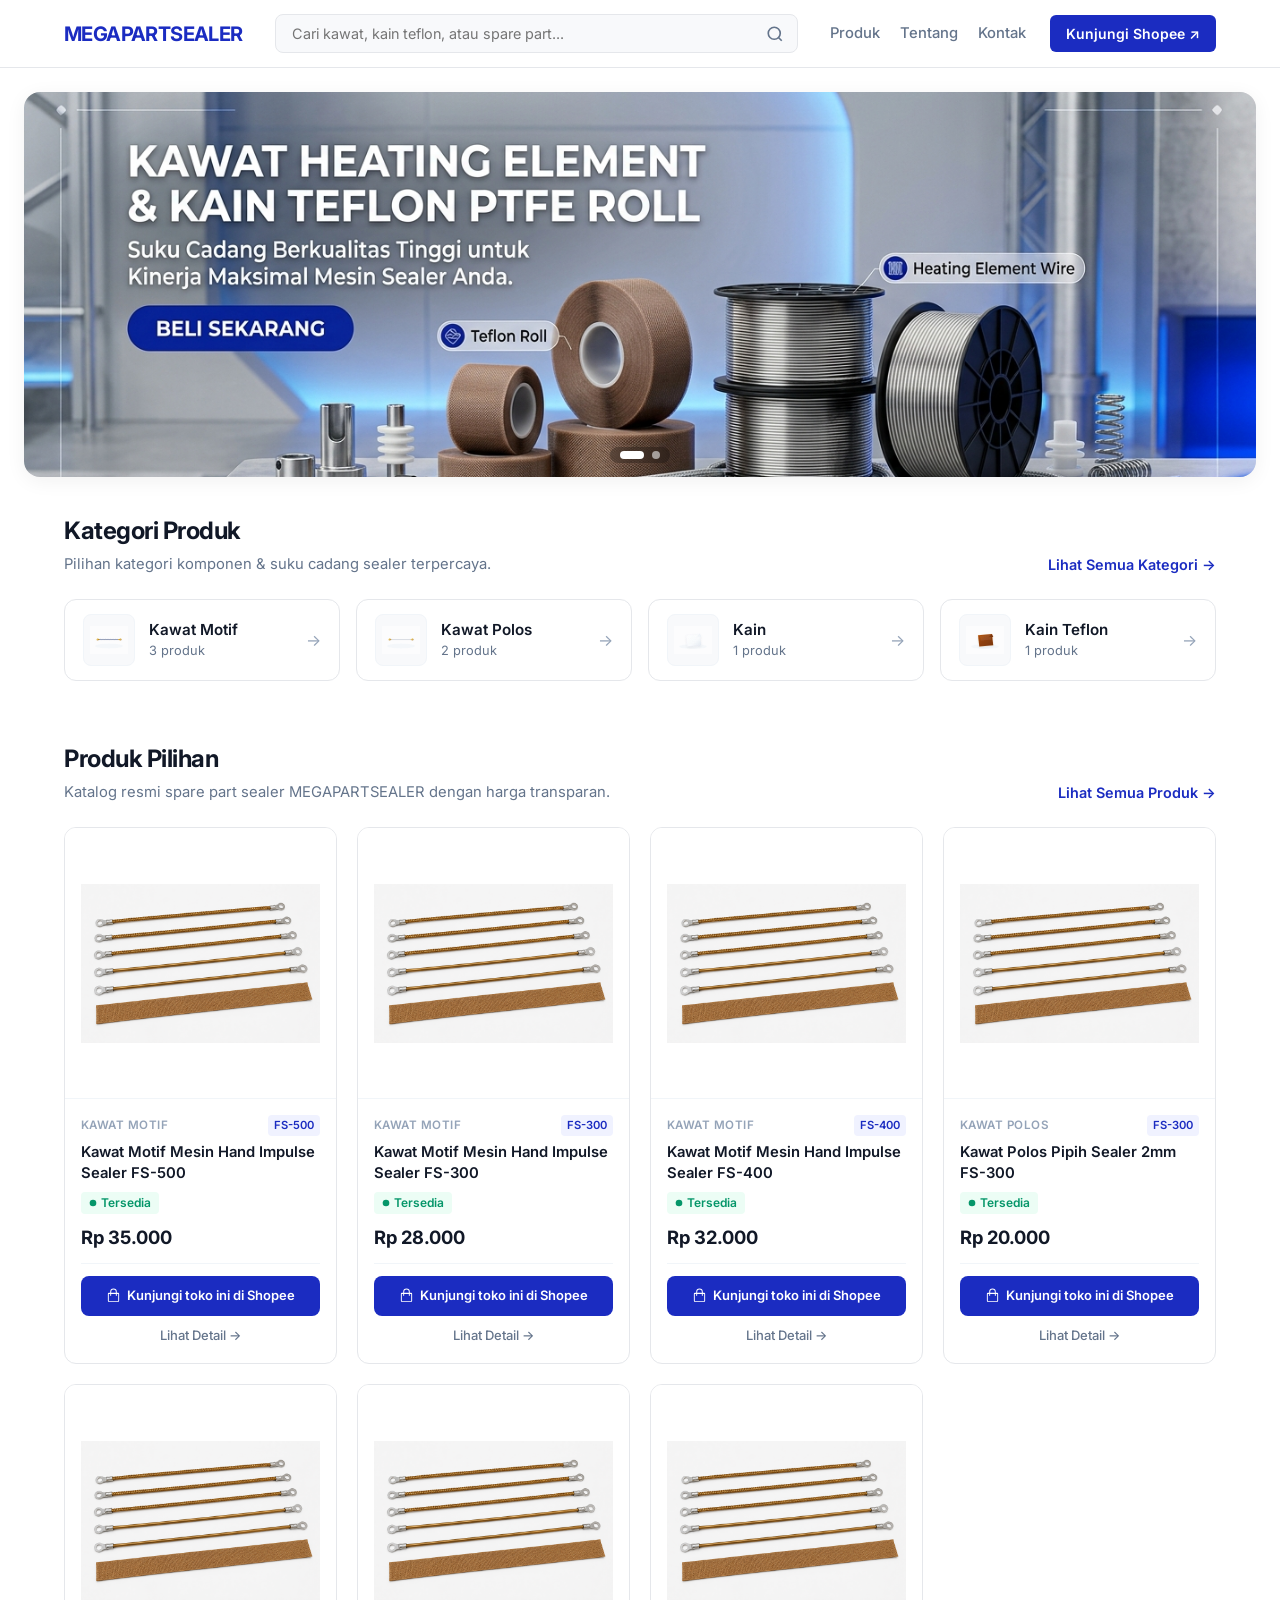
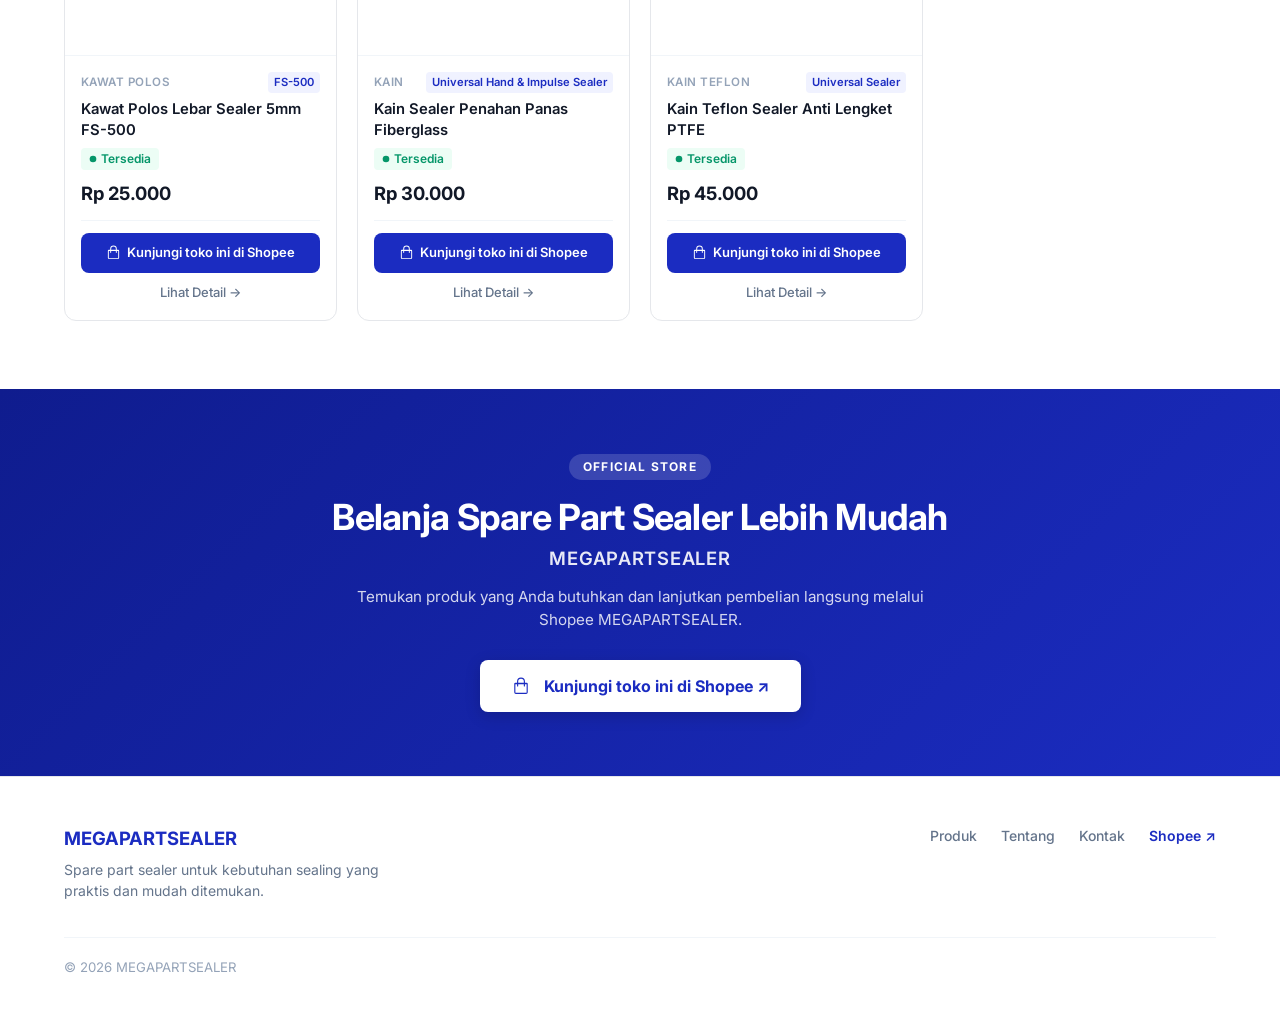
<file: index.html>
<!DOCTYPE html>
<html lang="id">
<head>
  <meta charset="UTF-8">
  <meta name="viewport" content="width=device-width, initial-scale=1.0">
  <title>MEGAPARTSEALER — Katalog Resmi Spare Part Mesin Sealer</title>
  <meta name="description" content="Katalog produk dan price list spare part mesin sealer: Kawat Motif, Kawat Polos, Kain, dan Kain Teflon. Pembelian aman via Shopee Official Store.">
  
  <!-- CSS Stylesheets -->
  <link rel="stylesheet" href="css/style.css">
  <link rel="stylesheet" href="css/components.css">
  <link rel="stylesheet" href="css/responsive.css">
</head>
<body>

  <!-- Modern Marketplace Navbar -->
  <header class="navbar">
    <div class="container navbar-container">
      <!-- Left: Brand Logo -->
      <a href="index.html" class="navbar-brand">
        MEGAPARTSEALER
      </a>

      <!-- Center: Prominent Search Bar -->
      <form class="navbar-search-form" action="products.html" method="GET">
        <input type="text" name="q" class="navbar-search-input" placeholder="Cari kawat, kain teflon, atau spare part..." autocomplete="off">
        <button type="submit" class="navbar-search-btn" aria-label="Cari">
          <svg width="18" height="18" viewBox="0 0 24 24" fill="none" stroke="currentColor" stroke-width="2.2"><circle cx="11" cy="11" r="8"/><line x1="21" y1="21" x2="16.65" y2="16.65"/></svg>
        </button>
      </form>

      <!-- Right: Links & Shopee CTA -->
      <div class="navbar-right">
        <nav class="navbar-nav">
          <a href="products.html" class="nav-link">Produk</a>
          <a href="about.html" class="nav-link">Tentang</a>
          <a href="contact.html" class="nav-link">Kontak</a>
        </nav>

        <a href="https://id.shp.ee/gt9T94Rx" target="_blank" rel="noopener noreferrer" class="btn-shopee-nav">
          Kunjungi Shopee ↗
        </a>

        <button type="button" class="hamburger-btn" aria-label="Menu">
          <svg width="24" height="24" fill="none" stroke="currentColor" stroke-width="2" viewBox="0 0 24 24"><path d="M4 6h16M4 12h16M4 18h16"/></svg>
        </button>
      </div>
    </div>
  </header>

  <!-- Promo / Catalog Banner Section (Visual Utama Homepage) -->
  <section class="promo-carousel-section">
    <div class="container-banner">
      <div class="promo-carousel-wrapper" id="homepageCarousel">
        <div class="promo-carousel-track">
          <!-- Slide 1: Main Promo Banner -->
          <div class="promo-carousel-slide active" data-slide="0">
            <a href="https://id.shp.ee/gt9T94Rx" target="_blank" rel="noopener noreferrer">
              <img src="assets/images/a_clean_commercial_website_banner_hero_carousel_s.png" alt="Promo Kawat Heating Element & Kain Teflon MEGAPARTSEALER" class="promo-carousel-img">
            </a>
          </div>
          <!-- Slide 2: High Performance Parts -->
          <div class="promo-carousel-slide" data-slide="1">
            <a href="https://id.shp.ee/gt9T94Rx" target="_blank" rel="noopener noreferrer">
              <img src="assets/images/banner_hero_carousel_slide2.png" alt="High Performance Impulse Sealer Parts MEGAPARTSEALER" class="promo-carousel-img">
            </a>
          </div>
        </div>

        <!-- Carousel Arrows -->
        <button type="button" class="promo-carousel-arrow prev" aria-label="Slide Sebelumnya">
          <svg width="20" height="20" viewBox="0 0 24 24" fill="none" stroke="currentColor" stroke-width="2.5"><polyline points="15 18 9 12 15 6"/></svg>
        </button>
        <button type="button" class="promo-carousel-arrow next" aria-label="Slide Berikutnya">
          <svg width="20" height="20" viewBox="0 0 24 24" fill="none" stroke="currentColor" stroke-width="2.5"><polyline points="9 18 15 12 9 6"/></svg>
        </button>

        <!-- Carousel Indicator Dots -->
        <div class="promo-carousel-dots">
          <!-- Injected dynamically by js/main.js -->
        </div>
      </div>
    </div>
  </section>

  <!-- Category Section (4 Categories - Tokopedia Style) -->
  <section class="section-spacing section-categories">
    <div class="container">
      <div class="section-header-flex">
        <div>
          <h2 class="section-title">Kategori Produk</h2>
          <p class="section-subtitle">Pilihan kategori komponen & suku cadang sealer terpercaya.</p>
        </div>
        <a href="products.html" class="section-link-more">
          Lihat Semua Kategori &rarr;
        </a>
      </div>

      <div class="category-grid-4" id="homepageCategoryGrid">
        <a href="products.html?cat=Kawat+Motif" class="category-card">
          <div class="category-crop-wrap">
            <img src="assets/images/kawat-motif-01.svg" alt="Kawat Motif">
          </div>
          <div class="category-info">
            <h3>Kawat Motif</h3>
            <p>3 produk</p>
          </div>
          <span class="category-arrow">&rarr;</span>
        </a>

        <a href="products.html?cat=Kawat+Polos" class="category-card">
          <div class="category-crop-wrap">
            <img src="assets/images/kawat-polos-01.svg" alt="Kawat Polos">
          </div>
          <div class="category-info">
            <h3>Kawat Polos</h3>
            <p>2 produk</p>
          </div>
          <span class="category-arrow">&rarr;</span>
        </a>

        <a href="products.html?cat=Kain" class="category-card">
          <div class="category-crop-wrap">
            <img src="assets/images/kain-sealer.svg" alt="Kain">
          </div>
          <div class="category-info">
            <h3>Kain</h3>
            <p>1 produk</p>
          </div>
          <span class="category-arrow">&rarr;</span>
        </a>

        <a href="products.html?cat=Kain+Teflon" class="category-card">
          <div class="category-crop-wrap">
            <img src="assets/images/kain-teflon-sealer.svg" alt="Kain Teflon">
          </div>
          <div class="category-info">
            <h3>Kain Teflon</h3>
            <p>1 produk</p>
          </div>
          <span class="category-arrow">&rarr;</span>
        </a>
      </div>
    </div>
  </section>

  <!-- Product Section (Marketplace Product Grid) -->
  <section class="section-spacing section-products">
    <div class="container">
      <div class="section-header-flex">
        <div>
          <h2 class="section-title">Produk Pilihan</h2>
          <p class="section-subtitle">Katalog resmi spare part sealer MEGAPARTSEALER dengan harga transparan.</p>
        </div>
        <a href="products.html" class="section-link-more">
          Lihat Semua Produk &rarr;
        </a>
      </div>

      <div class="product-grid" id="homepageProductsGrid">
        <!-- Rendered dynamically via js/products.js -->
      </div>
    </div>
  </section>

  <!-- Promotional Shopee CTA Section -->
  <section class="shopee-banner-section">
    <div class="container shopee-banner-container">
      <div class="shopee-banner-content">
        <span class="shopee-banner-badge">OFFICIAL STORE</span>
        <h2 class="shopee-banner-title">Belanja Spare Part Sealer Lebih Mudah</h2>
        <p class="shopee-banner-subtitle">MEGAPARTSEALER</p>
        <p class="shopee-banner-desc">Temukan produk yang Anda butuhkan dan lanjutkan pembelian langsung melalui Shopee MEGAPARTSEALER.</p>
        <a href="https://id.shp.ee/gt9T94Rx" target="_blank" rel="noopener noreferrer" class="btn-shopee-banner">
          <svg width="18" height="18" viewBox="0 0 24 24" fill="currentColor" aria-hidden="true" style="display:inline-block; vertical-align:-3px; margin-right:6px;">
            <path d="M19.5 7.5h-2.25V6a5.25 5.25 0 00-10.5 0v1.5H4.5A1.5 1.5 0 003 9v11.25A2.25 2.25 0 005.25 22.5h13.5A2.25 2.25 0 0021 20.25V9a1.5 1.5 0 00-1.5-1.5zM8.25 6a3.75 3.75 0 017.5 0v1.5h-7.5V6zm11.25 14.25a.75.75 0 01-.75.75H5.25a.75.75 0 01-.75-.75V9.75h2.25V12a.75.75 0 001.5 0V9.75h7.5V12a.75.75 0 001.5 0V9.75h2.25v10.5z"/>
          </svg>
          Kunjungi toko ini di Shopee ↗
        </a>
      </div>
    </div>
  </section>

  <!-- Minimal Marketplace Footer -->
  <footer class="footer">
    <div class="container">
      <div class="footer-top">
        <div>
          <div class="footer-brand">MEGAPARTSEALER</div>
          <p class="footer-desc">
            Spare part sealer untuk kebutuhan sealing yang praktis dan mudah ditemukan.
          </p>
        </div>

        <nav class="footer-nav">
          <a href="products.html">Produk</a>
          <a href="about.html">Tentang</a>
          <a href="contact.html">Kontak</a>
          <a href="https://id.shp.ee/gt9T94Rx" target="_blank" rel="noopener noreferrer" style="color: var(--primary-blue); font-weight: 600;">
            Shopee ↗
          </a>
        </nav>
      </div>

      <div class="footer-bottom">
        &copy; 2026 MEGAPARTSEALER
      </div>
    </div>
  </footer>

  <!-- Scripts -->
  <script src="js/products.js"></script>
  <script src="js/main.js"></script>
  <script>
    document.addEventListener("DOMContentLoaded", () => {
      const grid = document.getElementById("homepageProductsGrid");
      if (grid) {
        const prods = getAllProducts();
        grid.innerHTML = prods.map(p => createProductCardHTML(p)).join("");
      }
    });
  </script>
</body>
</html>
</file>
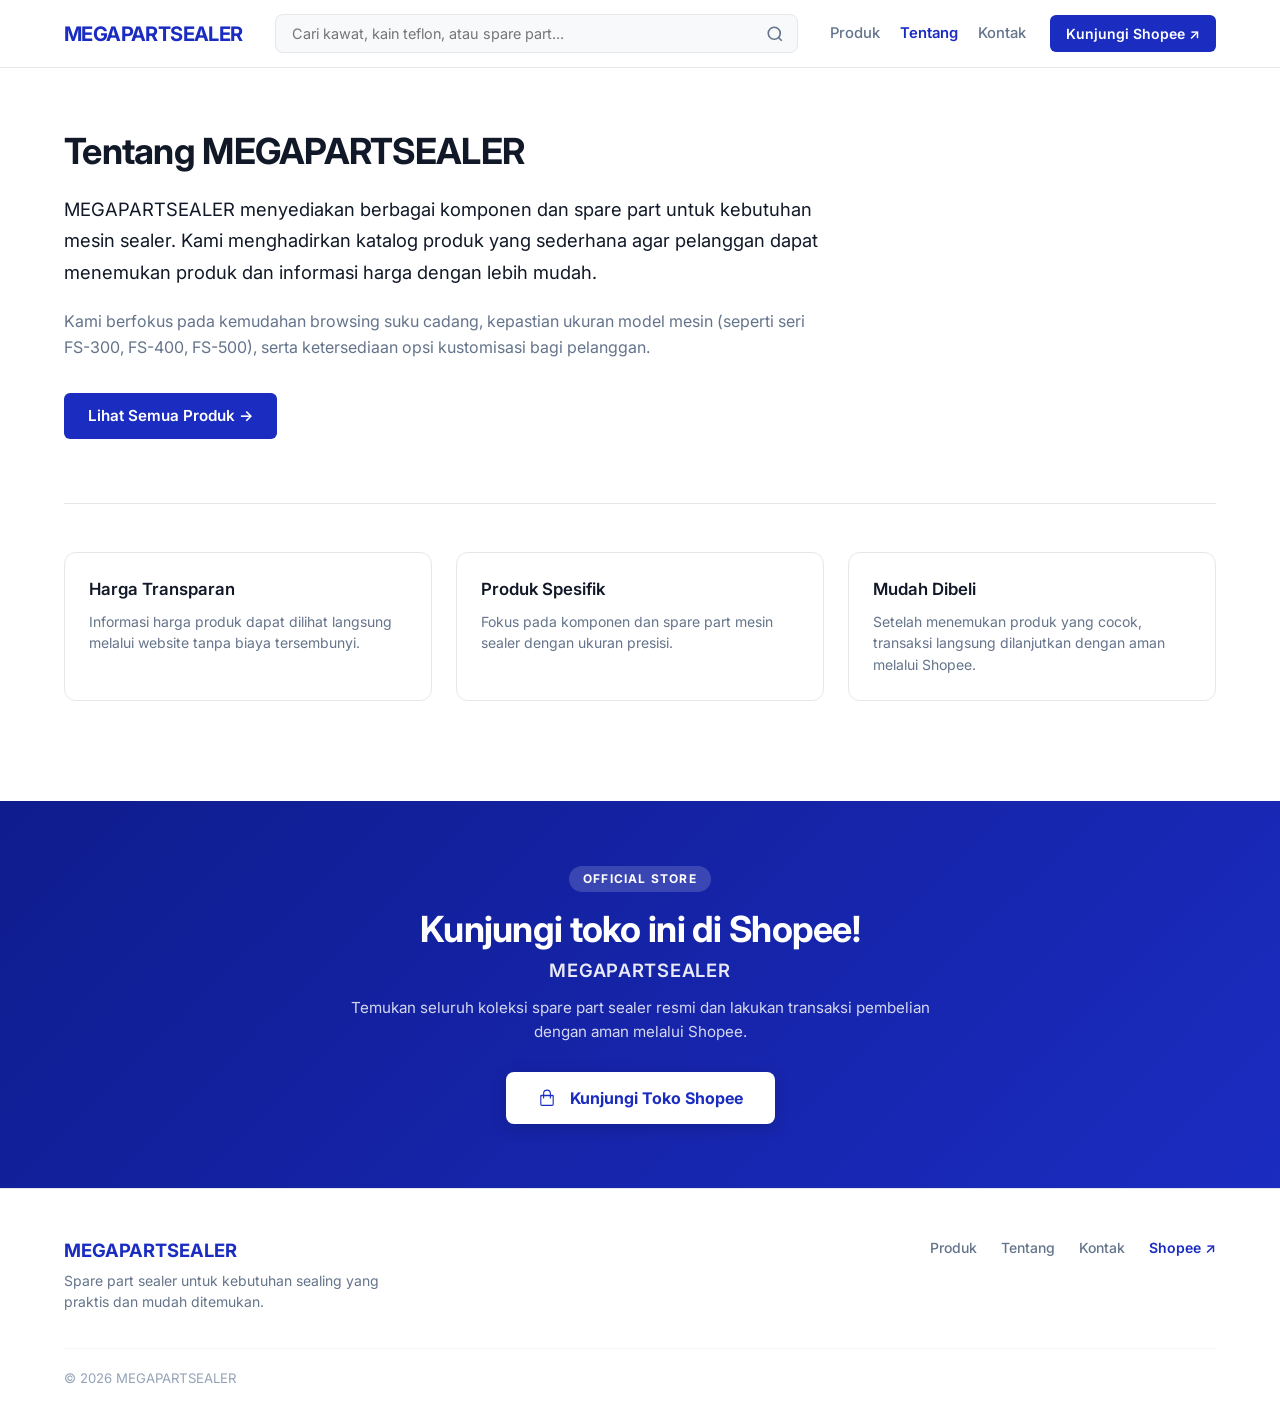
<file: about.html>
<!DOCTYPE html>
<html lang="id">
<head>
  <meta charset="UTF-8">
  <meta name="viewport" content="width=device-width, initial-scale=1.0">
  <title>Tentang Kami — MEGAPARTSEALER</title>
  <meta name="description" content="Tentang MEGAPARTSEALER, penyedia suku cadang dan komponen mesin sealer yang terpercaya dengan harga transparan.">
  
  <!-- CSS Stylesheets -->
  <link rel="stylesheet" href="css/style.css">
  <link rel="stylesheet" href="css/components.css">
  <link rel="stylesheet" href="css/responsive.css">
</head>
<body>

  <!-- Modern Marketplace Navbar -->
  <header class="navbar">
    <div class="container navbar-container">
      <a href="index.html" class="navbar-brand">
        MEGAPARTSEALER
      </a>

      <form class="navbar-search-form" action="products.html" method="GET">
        <input type="text" name="q" class="navbar-search-input" placeholder="Cari kawat, kain teflon, atau spare part..." autocomplete="off">
        <button type="submit" class="navbar-search-btn" aria-label="Cari">
          <svg width="18" height="18" viewBox="0 0 24 24" fill="none" stroke="currentColor" stroke-width="2.2"><circle cx="11" cy="11" r="8"/><line x1="21" y1="21" x2="16.65" y2="16.65"/></svg>
        </button>
      </form>

      <div class="navbar-right">
        <nav class="navbar-nav">
          <a href="products.html" class="nav-link">Produk</a>
          <a href="about.html" class="nav-link active">Tentang</a>
          <a href="contact.html" class="nav-link">Kontak</a>
        </nav>

        <a href="https://id.shp.ee/gt9T94Rx" target="_blank" rel="noopener noreferrer" class="btn-shopee-nav">
          Kunjungi Shopee ↗
        </a>

        <button type="button" class="hamburger-btn" aria-label="Menu">
          <svg width="24" height="24" fill="none" stroke="currentColor" stroke-width="2" viewBox="0 0 24 24"><path d="M4 6h16M4 12h16M4 18h16"/></svg>
        </button>
      </div>
    </div>
  </header>

  <!-- About Main Content -->
  <main class="container" style="padding-top: 56px; padding-bottom: 80px;">
    <div style="max-width: 760px; margin-bottom: 64px;">
      <h1 class="section-title" style="font-size: 2.25rem; margin-bottom: 16px;">
        Tentang MEGAPARTSEALER
      </h1>
      <p style="font-size: 1.15rem; color: var(--text-main); line-height: 1.7; margin-bottom: 20px;">
        MEGAPARTSEALER menyediakan berbagai komponen dan spare part untuk kebutuhan mesin sealer. Kami menghadirkan katalog produk yang sederhana agar pelanggan dapat menemukan produk dan informasi harga dengan lebih mudah.
      </p>
      <p style="font-size: 1rem; color: var(--text-muted); line-height: 1.65; margin-bottom: 32px;">
        Kami berfokus pada kemudahan browsing suku cadang, kepastian ukuran model mesin (seperti seri FS-300, FS-400, FS-500), serta ketersediaan opsi kustomisasi bagi pelanggan.
      </p>
      <a href="products.html" class="btn-shopee-primary" style="padding: 12px 24px;">
        Lihat Semua Produk &rarr;
      </a>
    </div>

    <!-- 3 Core Points -->
    <div style="border-top: 1px solid var(--border-light); padding-top: 48px;">
      <div class="why-grid">
        <div class="why-item">
          <h3>Harga Transparan</h3>
          <p>Informasi harga produk dapat dilihat langsung melalui website tanpa biaya tersembunyi.</p>
        </div>

        <div class="why-item">
          <h3>Produk Spesifik</h3>
          <p>Fokus pada komponen dan spare part mesin sealer dengan ukuran presisi.</p>
        </div>

        <div class="why-item">
          <h3>Mudah Dibeli</h3>
          <p>Setelah menemukan produk yang cocok, transaksi langsung dilanjutkan dengan aman melalui Shopee.</p>
        </div>
      </div>
    </div>
  </main>

  <!-- Shopee Store Banner CTA -->
  <section class="shopee-banner-section">
    <div class="container shopee-banner-container">
      <div class="shopee-banner-content">
        <span class="shopee-banner-badge">OFFICIAL STORE</span>
        <h2 class="shopee-banner-title">Kunjungi toko ini di Shopee!</h2>
        <p class="shopee-banner-subtitle">MEGAPARTSEALER</p>
        <p class="shopee-banner-desc">Temukan seluruh koleksi spare part sealer resmi dan lakukan transaksi pembelian dengan aman melalui Shopee.</p>
        <a href="https://id.shp.ee/gt9T94Rx" target="_blank" rel="noopener noreferrer" class="btn-shopee-banner">
          <svg width="18" height="18" viewBox="0 0 24 24" fill="currentColor" aria-hidden="true" style="display:inline-block; vertical-align:-3px; margin-right:6px;">
            <path d="M19.5 7.5h-2.25V6a5.25 5.25 0 00-10.5 0v1.5H4.5A1.5 1.5 0 003 9v11.25A2.25 2.25 0 005.25 22.5h13.5A2.25 2.25 0 0021 20.25V9a1.5 1.5 0 00-1.5-1.5zM8.25 6a3.75 3.75 0 017.5 0v1.5h-7.5V6zm11.25 14.25a.75.75 0 01-.75.75H5.25a.75.75 0 01-.75-.75V9.75h2.25V12a.75.75 0 001.5 0V9.75h7.5V12a.75.75 0 001.5 0V9.75h2.25v10.5z"/>
          </svg>
          Kunjungi Toko Shopee
        </a>
      </div>
    </div>
  </section>

  <!-- Minimal Marketplace Footer -->
  <footer class="footer">
    <div class="container">
      <div class="footer-top">
        <div>
          <div class="footer-brand">MEGAPARTSEALER</div>
          <p class="footer-desc">
            Spare part sealer untuk kebutuhan sealing yang praktis dan mudah ditemukan.
          </p>
        </div>

        <nav class="footer-nav">
          <a href="products.html">Produk</a>
          <a href="about.html">Tentang</a>
          <a href="contact.html">Kontak</a>
          <a href="https://id.shp.ee/gt9T94Rx" target="_blank" rel="noopener noreferrer" style="color: var(--primary-blue); font-weight: 600;">
            Shopee ↗
          </a>
        </nav>
      </div>

      <div class="footer-bottom">
        &copy; 2026 MEGAPARTSEALER
      </div>
    </div>
  </footer>

  <!-- Scripts -->
  <script src="js/products.js"></script>
  <script src="js/main.js"></script>
</body>
</html>
</file>
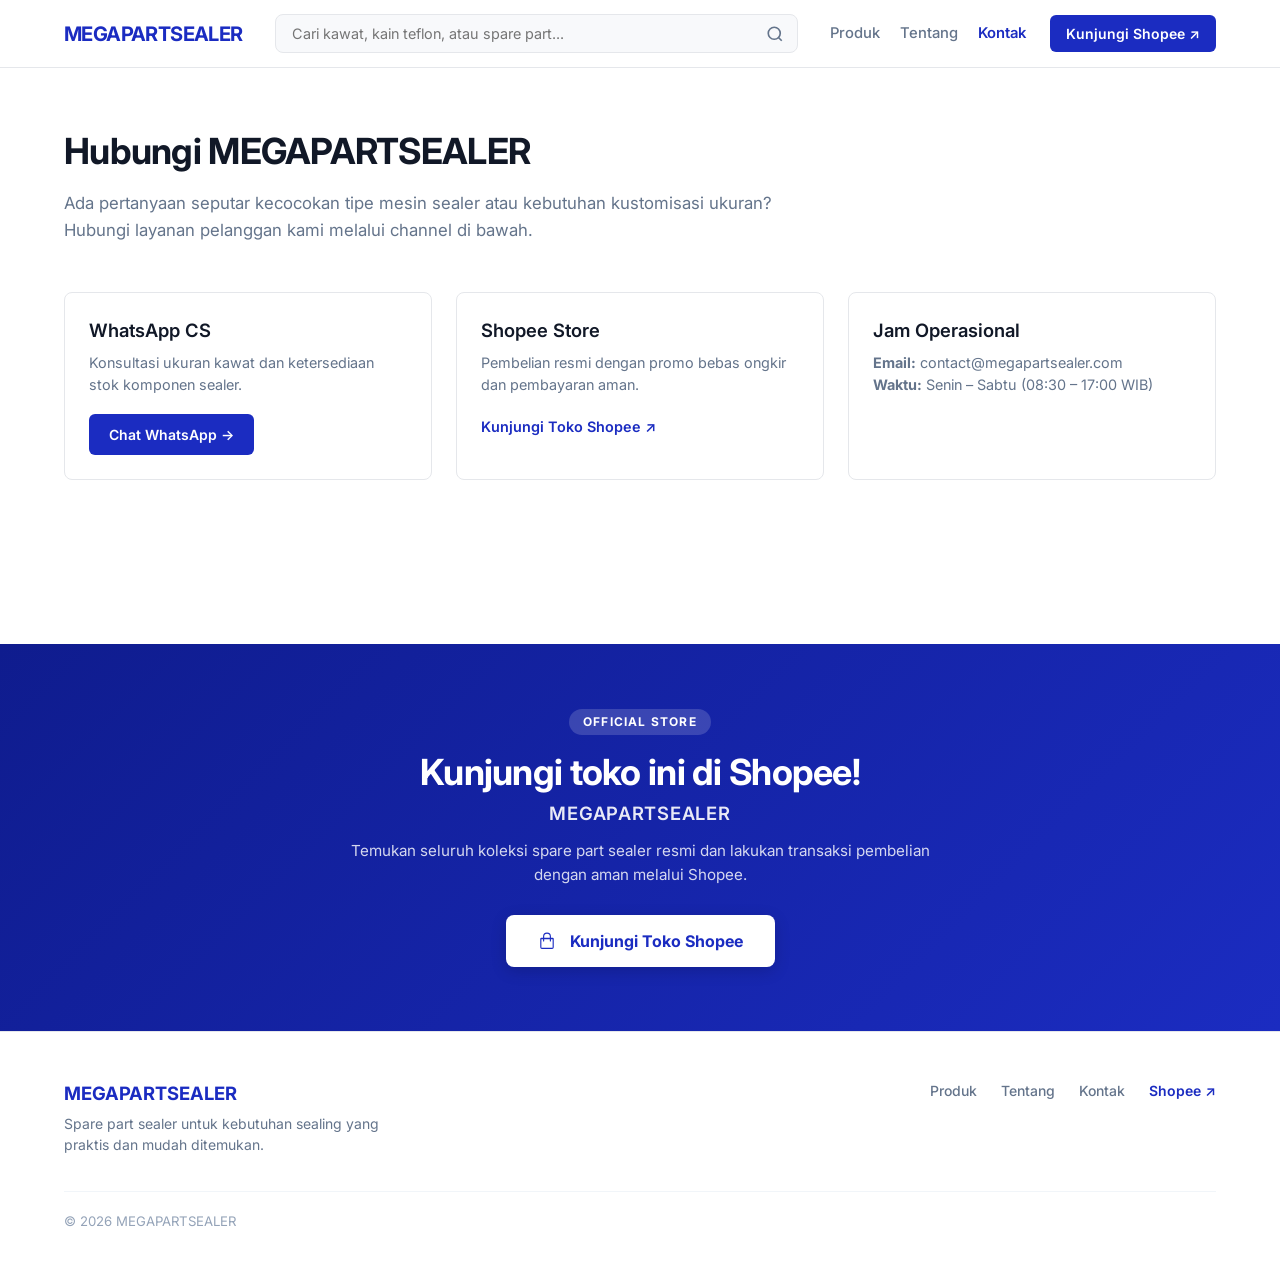
<file: contact.html>
<!DOCTYPE html>
<html lang="id">
<head>
  <meta charset="UTF-8">
  <meta name="viewport" content="width=device-width, initial-scale=1.0">
  <title>Kontak — MEGAPARTSEALER</title>
  <meta name="description" content="Hubungi MEGAPARTSEALER untuk konsultasi kustomisasi ukuran spare part sealer atau kunjungi Shopee official store.">
  
  <!-- CSS Stylesheets -->
  <link rel="stylesheet" href="css/style.css">
  <link rel="stylesheet" href="css/components.css">
  <link rel="stylesheet" href="css/responsive.css">
</head>
<body>

  <!-- Modern Marketplace Navbar -->
  <header class="navbar">
    <div class="container navbar-container">
      <a href="index.html" class="navbar-brand">
        MEGAPARTSEALER
      </a>

      <form class="navbar-search-form" action="products.html" method="GET">
        <input type="text" name="q" class="navbar-search-input" placeholder="Cari kawat, kain teflon, atau spare part..." autocomplete="off">
        <button type="submit" class="navbar-search-btn" aria-label="Cari">
          <svg width="18" height="18" viewBox="0 0 24 24" fill="none" stroke="currentColor" stroke-width="2.2"><circle cx="11" cy="11" r="8"/><line x1="21" y1="21" x2="16.65" y2="16.65"/></svg>
        </button>
      </form>

      <div class="navbar-right">
        <nav class="navbar-nav">
          <a href="products.html" class="nav-link">Produk</a>
          <a href="about.html" class="nav-link">Tentang</a>
          <a href="contact.html" class="nav-link active">Kontak</a>
        </nav>

        <a href="https://id.shp.ee/gt9T94Rx" target="_blank" rel="noopener noreferrer" class="btn-shopee-nav">
          Kunjungi Shopee ↗
        </a>

        <button type="button" class="hamburger-btn" aria-label="Menu">
          <svg width="24" height="24" fill="none" stroke="currentColor" stroke-width="2" viewBox="0 0 24 24"><path d="M4 6h16M4 12h16M4 18h16"/></svg>
        </button>
      </div>
    </div>
  </header>

  <!-- Contact Main Content -->
  <main class="container" style="padding-top: 56px; padding-bottom: 80px;">
    <div style="max-width: 760px; margin-bottom: 48px;">
      <h1 class="section-title" style="font-size: 2.25rem; margin-bottom: 12px;">
        Hubungi MEGAPARTSEALER
      </h1>
      <p style="font-size: 1.05rem; color: var(--text-muted); line-height: 1.6;">
        Ada pertanyaan seputar kecocokan tipe mesin sealer atau kebutuhan kustomisasi ukuran? Hubungi layanan pelanggan kami melalui channel di bawah.
      </p>
    </div>

    <!-- Contact Channels -->
    <div style="display: grid; grid-template-columns: repeat(auto-fit, minmax(260px, 1fr)); gap: 24px; margin-bottom: 64px;">
      
      <!-- WhatsApp Card -->
      <div style="padding: 24px; border: 1px solid var(--border-light); border-radius: 8px; background-color: var(--bg-white);">
        <h3 style="font-size: 1.15rem; font-weight: 600; color: var(--text-main); margin-bottom: 8px;">WhatsApp CS</h3>
        <p style="font-size: 0.9rem; color: var(--text-muted); margin-bottom: 18px; line-height: 1.5;">
          Konsultasi ukuran kawat dan ketersediaan stok komponen sealer.
        </p>
        <a href="https://wa.me/6281234567890?text=Halo%20Admin%20MEGAPARTSEALER,%20saya%20ingin%20konsultasi%20spare%20part%20sealer" target="_blank" rel="noopener noreferrer" class="btn-shopee-primary" style="padding: 10px 20px; font-size: 0.875rem;">
          Chat WhatsApp &rarr;
        </a>
      </div>

      <!-- Shopee Store Card -->
      <div style="padding: 24px; border: 1px solid var(--border-light); border-radius: 8px; background-color: var(--bg-white);">
        <h3 style="font-size: 1.15rem; font-weight: 600; color: var(--text-main); margin-bottom: 8px;">Shopee Store</h3>
        <p style="font-size: 0.9rem; color: var(--text-muted); margin-bottom: 18px; line-height: 1.5;">
          Pembelian resmi dengan promo bebas ongkir dan pembayaran aman.
        </p>
        <a href="https://id.shp.ee/gt9T94Rx" target="_blank" rel="noopener noreferrer" class="btn-back-products" style="color: var(--primary-blue); font-weight: 600;">
          Kunjungi Toko Shopee ↗
        </a>
      </div>

      <!-- Email & Jam Kerja -->
      <div style="padding: 24px; border: 1px solid var(--border-light); border-radius: 8px; background-color: var(--bg-white);">
        <h3 style="font-size: 1.15rem; font-weight: 600; color: var(--text-main); margin-bottom: 8px;">Jam Operasional</h3>
        <p style="font-size: 0.9rem; color: var(--text-muted); line-height: 1.5;">
          <strong>Email:</strong> contact@megapartsealer.com<br>
          <strong>Waktu:</strong> Senin – Sabtu (08:30 – 17:00 WIB)
        </p>
      </div>

    </div>
  </main>

  <!-- Shopee Store Banner CTA -->
  <section class="shopee-banner-section">
    <div class="container shopee-banner-container">
      <div class="shopee-banner-content">
        <span class="shopee-banner-badge">OFFICIAL STORE</span>
        <h2 class="shopee-banner-title">Kunjungi toko ini di Shopee!</h2>
        <p class="shopee-banner-subtitle">MEGAPARTSEALER</p>
        <p class="shopee-banner-desc">Temukan seluruh koleksi spare part sealer resmi dan lakukan transaksi pembelian dengan aman melalui Shopee.</p>
        <a href="https://id.shp.ee/gt9T94Rx" target="_blank" rel="noopener noreferrer" class="btn-shopee-banner">
          <svg width="18" height="18" viewBox="0 0 24 24" fill="currentColor" aria-hidden="true" style="display:inline-block; vertical-align:-3px; margin-right:6px;">
            <path d="M19.5 7.5h-2.25V6a5.25 5.25 0 00-10.5 0v1.5H4.5A1.5 1.5 0 003 9v11.25A2.25 2.25 0 005.25 22.5h13.5A2.25 2.25 0 0021 20.25V9a1.5 1.5 0 00-1.5-1.5zM8.25 6a3.75 3.75 0 017.5 0v1.5h-7.5V6zm11.25 14.25a.75.75 0 01-.75.75H5.25a.75.75 0 01-.75-.75V9.75h2.25V12a.75.75 0 001.5 0V9.75h7.5V12a.75.75 0 001.5 0V9.75h2.25v10.5z"/>
          </svg>
          Kunjungi Toko Shopee
        </a>
      </div>
    </div>
  </section>

  <!-- Minimal Marketplace Footer -->
  <footer class="footer">
    <div class="container">
      <div class="footer-top">
        <div>
          <div class="footer-brand">MEGAPARTSEALER</div>
          <p class="footer-desc">
            Spare part sealer untuk kebutuhan sealing yang praktis dan mudah ditemukan.
          </p>
        </div>

        <nav class="footer-nav">
          <a href="products.html">Produk</a>
          <a href="about.html">Tentang</a>
          <a href="contact.html">Kontak</a>
          <a href="https://id.shp.ee/gt9T94Rx" target="_blank" rel="noopener noreferrer" style="color: var(--primary-blue); font-weight: 600;">
            Shopee ↗
          </a>
        </nav>
      </div>

      <div class="footer-bottom">
        &copy; 2026 MEGAPARTSEALER
      </div>
    </div>
  </footer>

  <!-- Scripts -->
  <script src="js/products.js"></script>
  <script src="js/main.js"></script>
</body>
</html>
</file>
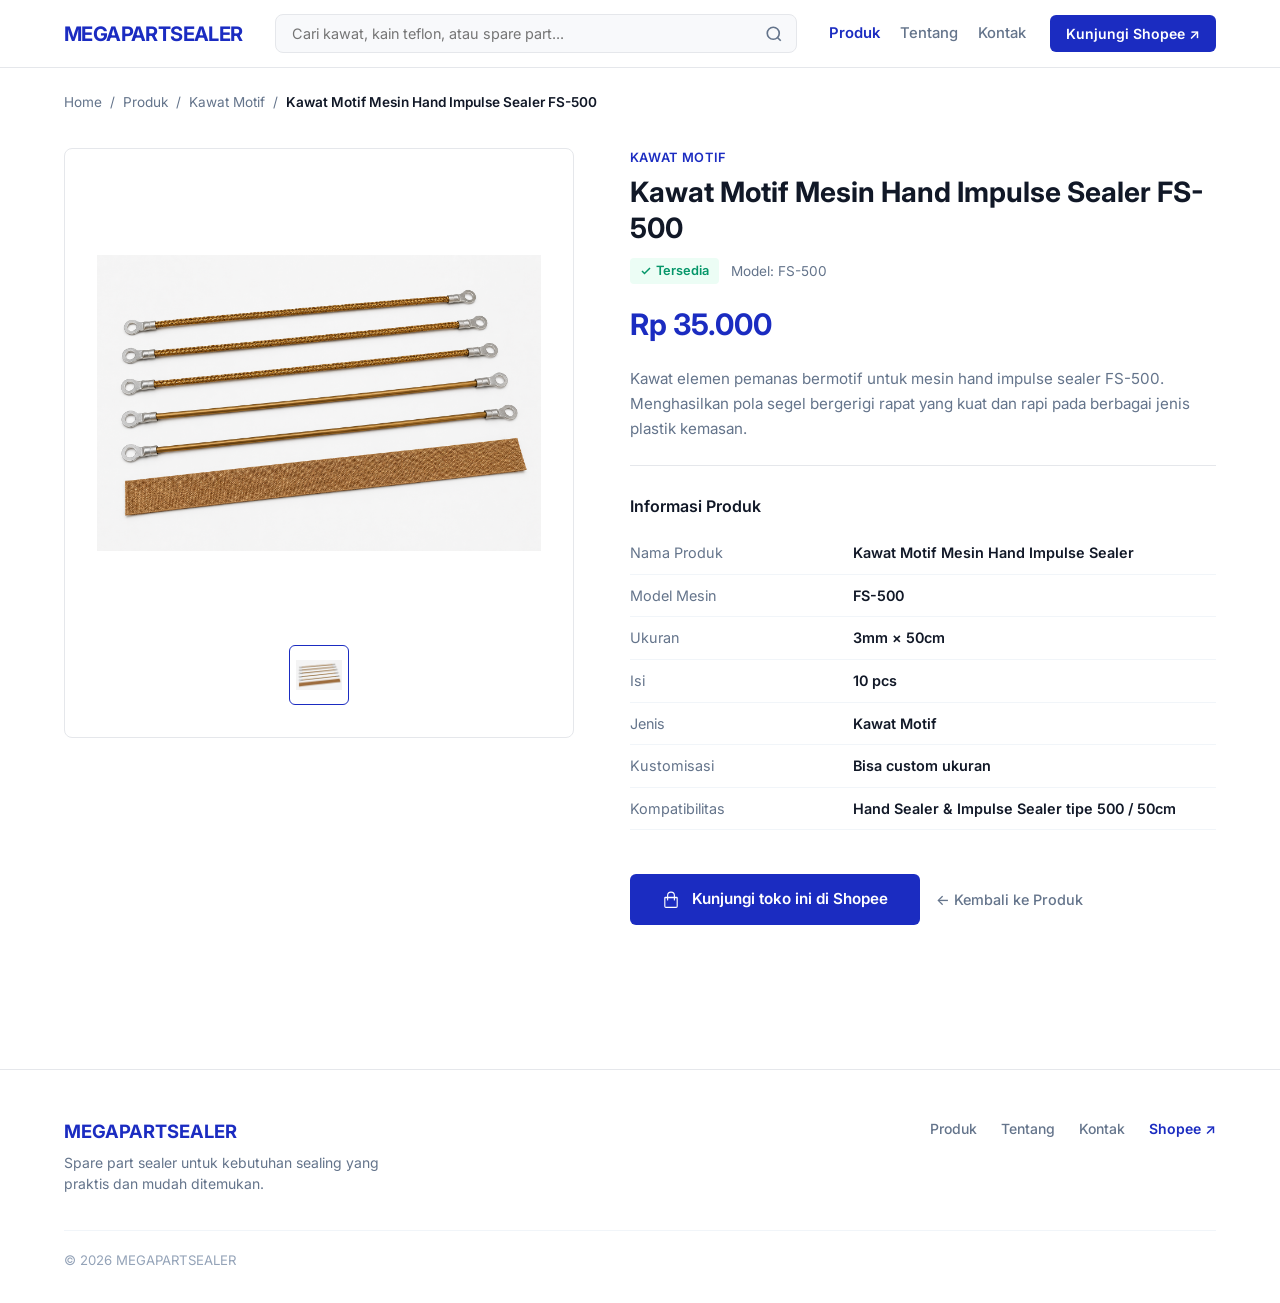
<file: product-detail.html>
<!DOCTYPE html>
<html lang="id">
<head>
  <meta charset="UTF-8">
  <meta name="viewport" content="width=device-width, initial-scale=1.0">
  <title>Detail Produk — MEGAPARTSEALER</title>
  <meta name="description" content="Detail spesifikasi produk spare part mesin sealer MEGAPARTSEALER. Pembelian aman langsung via Shopee.">
  
  <!-- CSS Stylesheets -->
  <link rel="stylesheet" href="css/style.css">
  <link rel="stylesheet" href="css/components.css">
  <link rel="stylesheet" href="css/responsive.css">
</head>
<body>

  <!-- Modern Marketplace Navbar -->
  <header class="navbar">
    <div class="container navbar-container">
      <a href="index.html" class="navbar-brand">
        MEGAPARTSEALER
      </a>

      <form class="navbar-search-form" action="products.html" method="GET">
        <input type="text" name="q" class="navbar-search-input" placeholder="Cari kawat, kain teflon, atau spare part..." autocomplete="off">
        <button type="submit" class="navbar-search-btn" aria-label="Cari">
          <svg width="18" height="18" viewBox="0 0 24 24" fill="none" stroke="currentColor" stroke-width="2.2"><circle cx="11" cy="11" r="8"/><line x1="21" y1="21" x2="16.65" y2="16.65"/></svg>
        </button>
      </form>

      <div class="navbar-right">
        <nav class="navbar-nav">
          <a href="products.html" class="nav-link active">Produk</a>
          <a href="about.html" class="nav-link">Tentang</a>
          <a href="contact.html" class="nav-link">Kontak</a>
        </nav>

        <a href="https://id.shp.ee/gt9T94Rx" target="_blank" rel="noopener noreferrer" class="btn-shopee-nav">
          Kunjungi Shopee ↗
        </a>

        <button type="button" class="hamburger-btn" aria-label="Menu">
          <svg width="24" height="24" fill="none" stroke="currentColor" stroke-width="2" viewBox="0 0 24 24"><path d="M4 6h16M4 12h16M4 18h16"/></svg>
        </button>
      </div>
    </div>
  </header>

  <!-- Breadcrumb navigation -->
  <div class="container" style="padding-top: 24px; padding-bottom: 12px;">
    <div style="font-size: 0.85rem; color: var(--text-muted); display: flex; align-items: center; gap: 8px;">
      <a href="index.html" style="color: var(--text-muted);">Home</a>
      <span>/</span>
      <a href="products.html" style="color: var(--text-muted);">Produk</a>
      <span>/</span>
      <span id="breadcrumbCategory" style="color: var(--text-muted);">Kategori</span>
      <span>/</span>
      <span id="breadcrumbTitle" style="color: var(--text-main); font-weight: 600;">Nama Produk</span>
    </div>
  </div>

  <!-- Main Product Detail Layout -->
  <main class="container" style="padding-top: 24px; padding-bottom: 80px;">
    <div class="product-detail-layout">
      
      <!-- Left: Large Product Image + Thumbnails -->
      <div class="detail-gallery-box">
        <div class="detail-main-view">
          <img id="detailImg" src="assets/images/kawat-motif-01.svg" alt="Foto Produk">
        </div>

        <div class="detail-thumbs-strip">
          <div class="thumb-item active" id="thumb1">
            <img id="thumbImg1" src="assets/images/kawat-motif-01.svg" alt="Thumbnail 1">
          </div>
        </div>
      </div>

      <!-- Right: Product Information & Shopee CTA -->
      <div class="detail-info-box">
        <span class="detail-category-label" id="detailCategory">Kawat Motif</span>
        <h1 class="detail-product-title" id="detailTitle">Kawat Motif Mesin Hand Impulse Sealer FS-500</h1>
        
        <div class="detail-meta-strip">
          <span class="detail-stock-badge">
            <svg width="12" height="12" viewBox="0 0 24 24" fill="none" stroke="currentColor" stroke-width="3"><polyline points="20 6 9 17 4 12"/></svg>
            Tersedia
          </span>
          <span style="font-size: 0.85rem; color: var(--text-muted);" id="detailMachineTag">Model: FS-500</span>
        </div>

        <div class="detail-product-price" id="detailPrice">Rp35.000</div>

        <p class="detail-product-desc" id="detailDesc">
          Kawat elemen pemanas bermotif untuk mesin hand impulse sealer FS-500.
        </p>

        <!-- Specifications Table -->
        <div class="detail-specs-container">
          <h3 class="detail-specs-heading">Informasi Produk</h3>
          <table class="specs-table">
            <tbody id="detailSpecsBody">
              <!-- Rendered dynamically -->
            </tbody>
          </table>
        </div>

        <!-- CTA Buttons -->
        <div class="detail-cta-group">
          <a href="https://id.shp.ee/gt9T94Rx" target="_blank" rel="noopener noreferrer" class="btn-shopee-primary" id="btnDetailShopee">
            <svg width="18" height="18" viewBox="0 0 24 24" fill="currentColor" aria-hidden="true" style="display:inline-block; vertical-align:-3px; margin-right:6px;">
              <path d="M19.5 7.5h-2.25V6a5.25 5.25 0 00-10.5 0v1.5H4.5A1.5 1.5 0 003 9v11.25A2.25 2.25 0 005.25 22.5h13.5A2.25 2.25 0 0021 20.25V9a1.5 1.5 0 00-1.5-1.5zM8.25 6a3.75 3.75 0 017.5 0v1.5h-7.5V6zm11.25 14.25a.75.75 0 01-.75.75H5.25a.75.75 0 01-.75-.75V9.75h2.25V12a.75.75 0 001.5 0V9.75h7.5V12a.75.75 0 001.5 0V9.75h2.25v10.5z"/>
            </svg>
            Kunjungi toko ini di Shopee
          </a>
          <a href="products.html" class="btn-back-products">
            &larr; Kembali ke Produk
          </a>
        </div>
      </div>

    </div>
  </main>

  <!-- Minimal Marketplace Footer -->
  <footer class="footer">
    <div class="container">
      <div class="footer-top">
        <div>
          <div class="footer-brand">MEGAPARTSEALER</div>
          <p class="footer-desc">
            Spare part sealer untuk kebutuhan sealing yang praktis dan mudah ditemukan.
          </p>
        </div>

        <nav class="footer-nav">
          <a href="products.html">Produk</a>
          <a href="about.html">Tentang</a>
          <a href="contact.html">Kontak</a>
          <a href="https://id.shp.ee/gt9T94Rx" target="_blank" rel="noopener noreferrer" style="color: var(--primary-blue); font-weight: 600;">
            Shopee ↗
          </a>
        </nav>
      </div>

      <div class="footer-bottom">
        &copy; 2026 MEGAPARTSEALER
      </div>
    </div>
  </footer>

  <!-- Scripts -->
  <script src="js/products.js"></script>
  <script src="js/main.js"></script>
  <script>
    document.addEventListener("DOMContentLoaded", () => {
      const urlParams = new URLSearchParams(window.location.search);
      const id = urlParams.get("id");

      let product = null;
      if (id) product = getProductById(id);
      if (!product) product = getAllProducts()[0];

      // Update Headings & Breadcrumbs
      document.title = `${product.name} — MEGAPARTSEALER`;
      document.getElementById("breadcrumbTitle").textContent = product.name;
      document.getElementById("breadcrumbCategory").innerHTML = `<a href="products.html?cat=${encodeURIComponent(product.category)}" style="color: var(--text-muted);">${product.category}</a>`;

      // Update Media & Main Details
      document.getElementById("detailImg").src = product.image;
      document.getElementById("detailImg").alt = product.name;
      document.getElementById("thumbImg1").src = product.image;

      document.getElementById("detailCategory").textContent = product.category;
      document.getElementById("detailTitle").textContent = product.name;
      document.getElementById("detailPrice").textContent = formatRupiah(product.price);
      document.getElementById("detailDesc").textContent = product.description;

      if (product.machine) {
        document.getElementById("detailMachineTag").textContent = `Model: ${product.machine}`;
      } else {
        document.getElementById("detailMachineTag").style.display = "none";
      }

      // Shopee CTA
      const shopeeBtn = document.getElementById("btnDetailShopee");
      if (shopeeBtn) {
        shopeeBtn.href = SHOPEE_STORE_URL;
      }

      // Specifications Table
      const specsBody = document.getElementById("detailSpecsBody");
      if (specsBody && product.specifications) {
        specsBody.innerHTML = Object.entries(product.specifications).map(([key, val]) => `
          <tr>
            <td>${key}</td>
            <td>${val}</td>
          </tr>
        `).join("");
      }
    });
  </script>
</body>
</html>
</file>
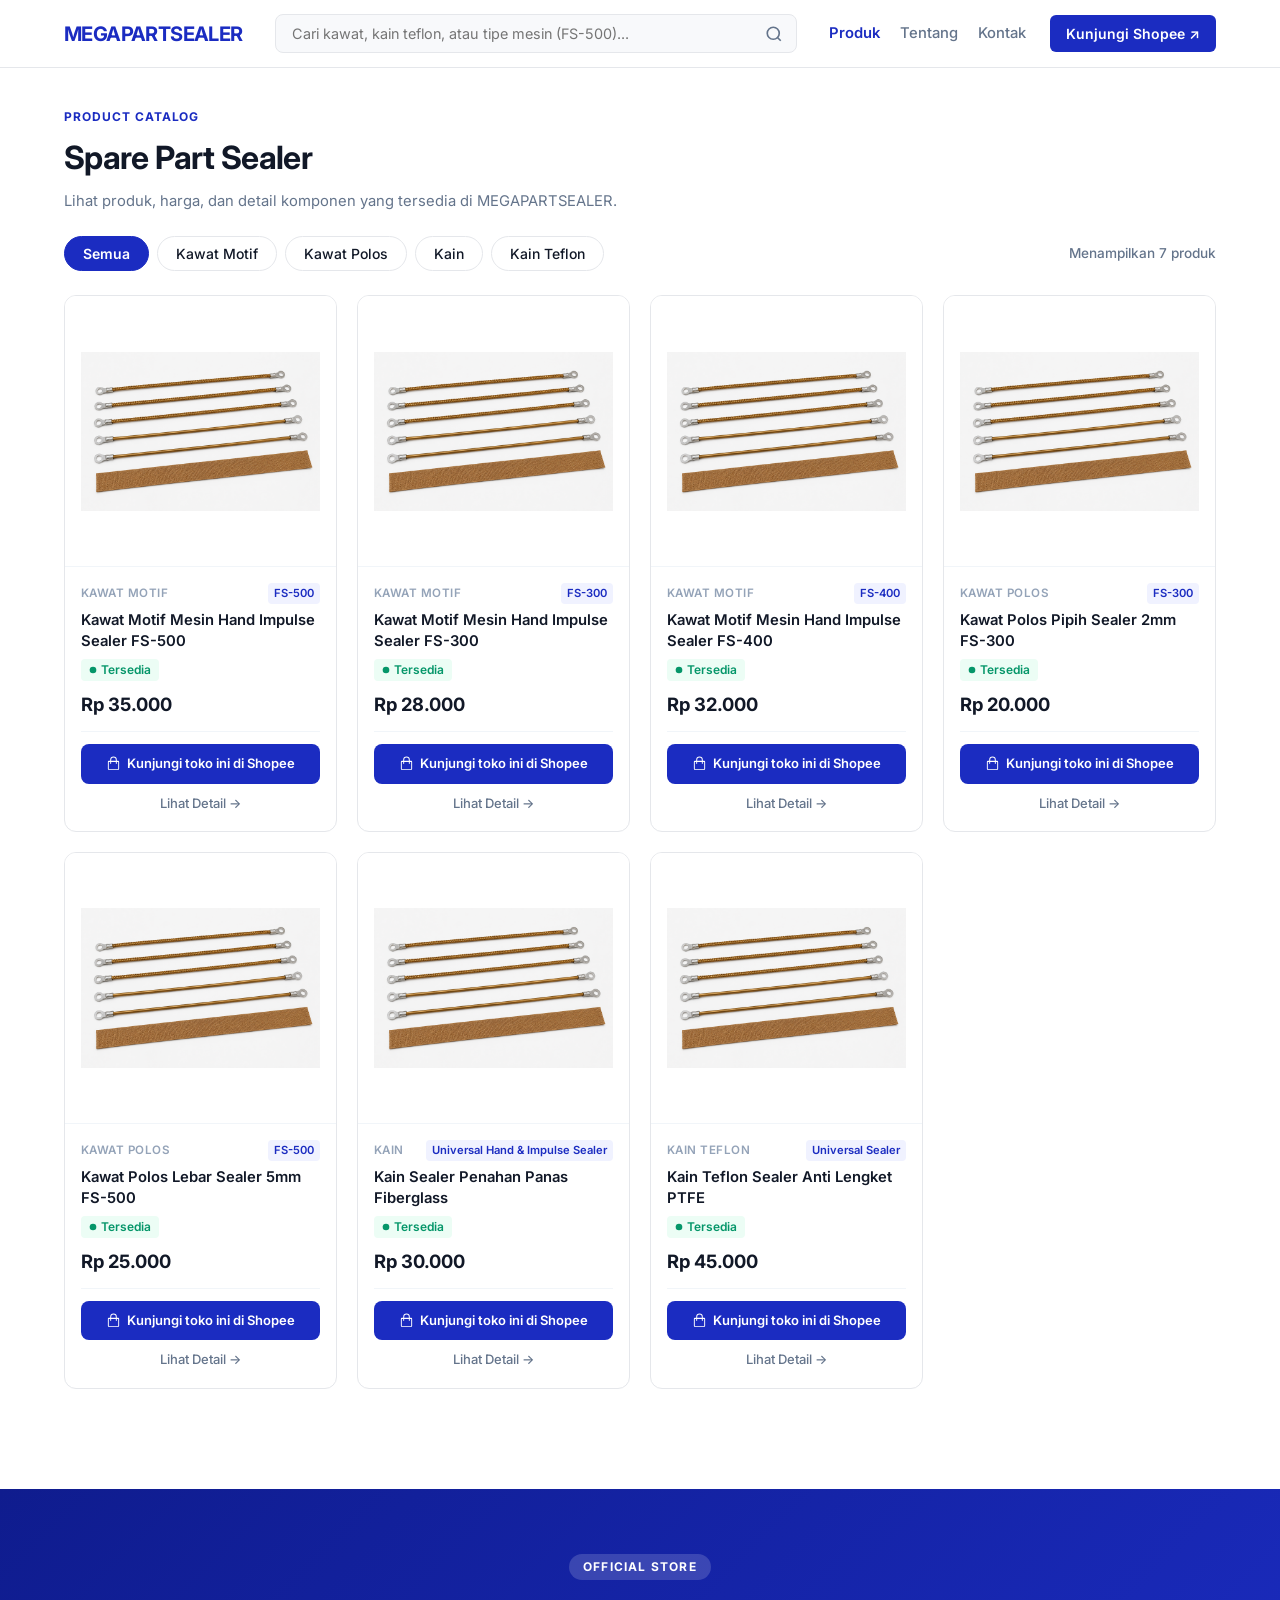
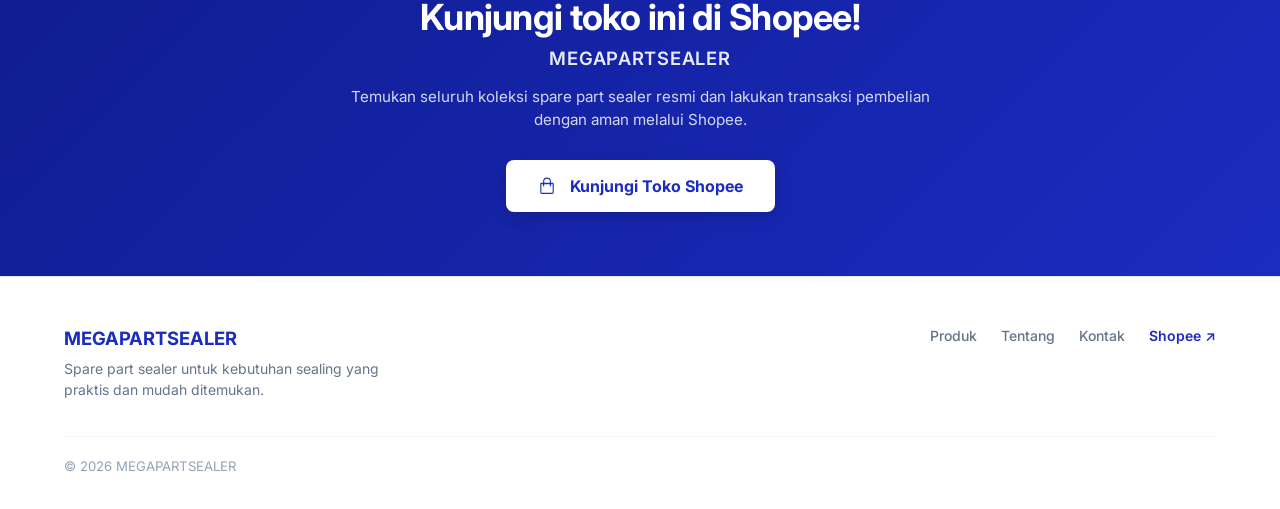
<file: products.html>
<!DOCTYPE html>
<html lang="id">
<head>
  <meta charset="UTF-8">
  <meta name="viewport" content="width=device-width, initial-scale=1.0">
  <title>Produk — MEGAPARTSEALER</title>
  <meta name="description" content="Katalog spare part sealer MEGAPARTSEALER: Kawat Motif, Kawat Polos, Kain, dan Kain Teflon. Informasi produk dan harga transparan.">
  
  <!-- CSS Stylesheets -->
  <link rel="stylesheet" href="css/style.css">
  <link rel="stylesheet" href="css/components.css">
  <link rel="stylesheet" href="css/responsive.css">
</head>
<body>

  <!-- Modern Marketplace Navbar -->
  <header class="navbar">
    <div class="container navbar-container">
      <a href="index.html" class="navbar-brand">
        MEGAPARTSEALER
      </a>

      <!-- Center Search Bar -->
      <form class="navbar-search-form" id="catalogSearchForm">
        <input type="text" id="catalogSearchInput" name="q" class="navbar-search-input" placeholder="Cari kawat, kain teflon, atau tipe mesin (FS-500)..." autocomplete="off">
        <button type="submit" class="navbar-search-btn" aria-label="Cari">
          <svg width="18" height="18" viewBox="0 0 24 24" fill="none" stroke="currentColor" stroke-width="2.2"><circle cx="11" cy="11" r="8"/><line x1="21" y1="21" x2="16.65" y2="16.65"/></svg>
        </button>
      </form>

      <div class="navbar-right">
        <nav class="navbar-nav">
          <a href="products.html" class="nav-link active">Produk</a>
          <a href="about.html" class="nav-link">Tentang</a>
          <a href="contact.html" class="nav-link">Kontak</a>
        </nav>

        <a href="https://id.shp.ee/gt9T94Rx" target="_blank" rel="noopener noreferrer" class="btn-shopee-nav">
          Kunjungi Shopee ↗
        </a>

        <button type="button" class="hamburger-btn" aria-label="Menu">
          <svg width="24" height="24" fill="none" stroke="currentColor" stroke-width="2" viewBox="0 0 24 24"><path d="M4 6h16M4 12h16M4 18h16"/></svg>
        </button>
      </div>
    </div>
  </header>

  <!-- Catalog Header Area -->
  <section style="padding: 40px 0 24px 0; background-color: var(--bg-white);">
    <div class="container">
      <div style="font-size: 0.75rem; font-weight: 700; color: var(--primary-blue); letter-spacing: 0.08em; text-transform: uppercase; margin-bottom: 8px;">
        PRODUCT CATALOG
      </div>
      <h1 class="section-title" style="font-size: 2rem; margin-bottom: 8px;">
        Spare Part Sealer
      </h1>
      <p class="section-subtitle">
        Lihat produk, harga, dan detail komponen yang tersedia di MEGAPARTSEALER.
      </p>
    </div>
  </section>

  <!-- Catalog Main Content -->
  <main class="container" style="padding-bottom: 80px;">
    
    <!-- Category Filter Navigation Pills -->
    <div style="display: flex; align-items: center; justify-content: space-between; flex-wrap: wrap; gap: 16px; margin-bottom: 24px;">
      <nav class="filter-pill-nav" id="categoryFilterNav" style="margin-bottom: 0;">
        <!-- Injected via js/filter.js: Semua, Kawat Motif, Kawat Polos, Kain, Kain Teflon -->
      </nav>

      <span id="catalogResultCount" style="font-size: 0.85rem; color: var(--text-muted); font-weight: 500;">
        Menampilkan 7 produk
      </span>
    </div>

    <!-- 4-Column Marketplace Product Grid -->
    <div class="product-grid" id="productGridContainer">
      <!-- Injected via js/filter.js -->
    </div>

    <!-- Empty State -->
    <div id="emptyStateContainer" class="empty-state" style="display: none;">
      <h3>Tidak ada produk yang sesuai</h3>
      <p>Coba gunakan kata kunci pencarian lain atau pilih kategori Semua.</p>
    </div>

  </main>

  <!-- Shopee Store Banner CTA -->
  <section class="shopee-banner-section">
    <div class="container shopee-banner-container">
      <div class="shopee-banner-content">
        <span class="shopee-banner-badge">OFFICIAL STORE</span>
        <h2 class="shopee-banner-title">Kunjungi toko ini di Shopee!</h2>
        <p class="shopee-banner-subtitle">MEGAPARTSEALER</p>
        <p class="shopee-banner-desc">Temukan seluruh koleksi spare part sealer resmi dan lakukan transaksi pembelian dengan aman melalui Shopee.</p>
        <a href="https://id.shp.ee/gt9T94Rx" target="_blank" rel="noopener noreferrer" class="btn-shopee-banner">
          <svg width="18" height="18" viewBox="0 0 24 24" fill="currentColor" aria-hidden="true" style="display:inline-block; vertical-align:-3px; margin-right:6px;">
            <path d="M19.5 7.5h-2.25V6a5.25 5.25 0 00-10.5 0v1.5H4.5A1.5 1.5 0 003 9v11.25A2.25 2.25 0 005.25 22.5h13.5A2.25 2.25 0 0021 20.25V9a1.5 1.5 0 00-1.5-1.5zM8.25 6a3.75 3.75 0 017.5 0v1.5h-7.5V6zm11.25 14.25a.75.75 0 01-.75.75H5.25a.75.75 0 01-.75-.75V9.75h2.25V12a.75.75 0 001.5 0V9.75h7.5V12a.75.75 0 001.5 0V9.75h2.25v10.5z"/>
          </svg>
          Kunjungi Toko Shopee
        </a>
      </div>
    </div>
  </section>

  <!-- Minimal Marketplace Footer -->
  <footer class="footer">
    <div class="container">
      <div class="footer-top">
        <div>
          <div class="footer-brand">MEGAPARTSEALER</div>
          <p class="footer-desc">
            Spare part sealer untuk kebutuhan sealing yang praktis dan mudah ditemukan.
          </p>
        </div>

        <nav class="footer-nav">
          <a href="products.html">Produk</a>
          <a href="about.html">Tentang</a>
          <a href="contact.html">Kontak</a>
          <a href="https://id.shp.ee/gt9T94Rx" target="_blank" rel="noopener noreferrer" style="color: var(--primary-blue); font-weight: 600;">
            Shopee ↗
          </a>
        </nav>
      </div>

      <div class="footer-bottom">
        &copy; 2026 MEGAPARTSEALER
      </div>
    </div>
  </footer>

  <!-- Scripts -->
  <script src="js/products.js"></script>
  <script src="js/main.js"></script>
  <script src="js/filter.js"></script>
</body>
</html>
</file>
<file: css/style.css>
/* ==========================================================================
   MEGAPARTSEALER — MODERN MARKETPLACE UX DESIGN SYSTEM
   Color: #1B2CC1 (Primary Blue), #FFFFFF (White), #111111 (Dark Neutral)
   Typography: Inter exclusively
   ========================================================================== */

@import url('https://fonts.googleapis.com/css2?family=Inter:wght@400;500;600;700&display=swap');

:root {
  /* Colors */
  --primary-blue: #1B2CC1;
  --primary-blue-hover: #142094;
  --primary-blue-subtle: #F0F2FF;
  
  --bg-white: #FFFFFF;
  --bg-subtle: #F8F9FB;
  --bg-card: #FFFFFF;

  --text-main: #111827;
  --text-muted: #64748B;
  --text-light: #94A3B8;
  --text-white: #FFFFFF;

  --border-subtle: #F1F5F9;
  --border-light: #E5E7EB;

  --badge-green: #059669;
  --badge-green-bg: #ECFDF5;

  /* Typography */
  --font-sans: 'Inter', -apple-system, BlinkMacSystemFont, 'Segoe UI', Roboto, sans-serif;

  /* Layout & Spacing */
  --container-max: 1200px;
  --container-banner-max: 1540px;
  --header-height: 68px;
  --transition: all 0.2s cubic-bezier(0.16, 1, 0.3, 1);
  --shadow-sm: 0 1px 3px 0 rgba(0, 0, 0, 0.05);
  --shadow-hover: 0 8px 16px -4px rgba(0, 0, 0, 0.08);
}

/* CSS Reset */
*, *::before, *::after {
  box-sizing: border-box;
  margin: 0;
  padding: 0;
}

html {
  scroll-behavior: smooth;
  font-size: 16px;
}

body {
  font-family: var(--font-sans);
  background-color: var(--bg-white);
  color: var(--text-main);
  line-height: 1.5;
  -webkit-font-smoothing: antialiased;
  min-height: 100vh;
  display: flex;
  flex-direction: column;
}

img, svg {
  display: block;
  max-width: 100%;
}

a {
  color: inherit;
  text-decoration: none;
  transition: var(--transition);
}

button, input, select, textarea {
  font-family: inherit;
  font-size: inherit;
  color: inherit;
}

/* Container */
.container {
  width: 100%;
  max-width: var(--container-max);
  margin-left: auto;
  margin-right: auto;
  padding-left: 24px;
  padding-right: 24px;
}

.container-banner {
  width: 100%;
  max-width: var(--container-banner-max);
  margin-left: auto;
  margin-right: auto;
  padding-left: 24px;
  padding-right: 24px;
}

.section-spacing {
  padding-top: 24px;
  padding-bottom: 36px;
}

.section-categories {
  padding-top: 12px;
  padding-bottom: 24px;
}

.section-products {
  padding-top: 12px;
  padding-bottom: 48px;
}

.section-header {
  margin-bottom: 28px;
}

.section-title {
  font-size: 1.5rem;
  font-weight: 700;
  color: var(--text-main);
  letter-spacing: -0.02em;
  margin-bottom: 4px;
}

.section-subtitle {
  font-size: 0.925rem;
  color: var(--text-muted);
}

/* ==========================================================================
   MARKETPLACE NAVBAR
   Left Logo | Center Big Search Bar | Right Links + Shopee CTA
   ========================================================================== */
.navbar {
  position: sticky;
  top: 0;
  z-index: 100;
  background-color: var(--bg-white);
  border-bottom: 1px solid var(--border-light);
  height: var(--header-height);
  display: flex;
  align-items: center;
}

.navbar-container {
  display: grid;
  grid-template-columns: auto 1fr auto;
  align-items: center;
  gap: 32px;
  width: 100%;
}

.navbar-brand {
  font-size: 1.25rem;
  font-weight: 700;
  color: var(--primary-blue);
  letter-spacing: -0.03em;
  white-space: nowrap;
}

/* Prominent Center Search Bar */
.navbar-search-form {
  position: relative;
  width: 100%;
  max-width: 540px;
  margin: 0 auto;
}

.navbar-search-input {
  width: 100%;
  padding: 10px 42px 10px 16px;
  border: 1px solid var(--border-light);
  border-radius: 8px;
  background-color: var(--bg-subtle);
  font-size: 0.9rem;
  color: var(--text-main);
  outline: none;
  transition: var(--transition);
}

.navbar-search-input:focus {
  border-color: var(--primary-blue);
  background-color: #ffffff;
  box-shadow: 0 0 0 3px var(--primary-blue-subtle);
}

.navbar-search-btn {
  position: absolute;
  right: 10px;
  top: 50%;
  transform: translateY(-50%);
  background: none;
  border: none;
  color: var(--text-muted);
  cursor: pointer;
  display: flex;
  align-items: center;
  justify-content: center;
  padding: 4px;
}

.navbar-search-btn:hover {
  color: var(--primary-blue);
}

/* Right Navigation Links */
.navbar-right {
  display: flex;
  align-items: center;
  gap: 24px;
  white-space: nowrap;
}

.navbar-nav {
  display: flex;
  align-items: center;
  gap: 20px;
}

.nav-link {
  font-size: 0.925rem;
  font-weight: 500;
  color: var(--text-muted);
  transition: var(--transition);
}

.nav-link:hover,
.nav-link.active {
  color: var(--primary-blue);
  font-weight: 600;
}

.btn-shopee-nav {
  display: inline-flex;
  align-items: center;
  gap: 4px;
  padding: 8px 16px;
  background-color: var(--primary-blue);
  color: var(--text-white);
  font-size: 0.875rem;
  font-weight: 600;
  border-radius: 6px;
  transition: var(--transition);
}

.btn-shopee-nav:hover {
  background-color: var(--primary-blue-hover);
}

.hamburger-btn {
  display: none;
  background: none;
  border: none;
  cursor: pointer;
  padding: 6px;
  color: var(--text-main);
}

/* ==========================================================================
   MARKETPLACE PROMO CAROUSEL (HERO BANNER)
   ========================================================================== */
.promo-carousel-section {
  padding-top: 24px;
  padding-bottom: 24px;
}

.promo-carousel-wrapper {
  position: relative;
  width: 100%;
  max-width: var(--container-banner-max);
  margin: 0 auto;
  border-radius: 16px;
  overflow: hidden;
  box-shadow: 0 4px 20px rgba(0, 0, 0, 0.06);
  background-color: #f3f4f8;
  aspect-ratio: 3.2 / 1;
}

.promo-carousel-track {
  display: flex;
  width: 100%;
  height: 100%;
  transition: transform 0.45s cubic-bezier(0.25, 1, 0.5, 1);
}

.promo-carousel-slide {
  min-width: 100%;
  height: 100%;
  position: relative;
  flex-shrink: 0;
}

.promo-carousel-slide a {
  display: block;
  width: 100%;
  height: 100%;
}

.promo-carousel-img {
  width: 100%;
  height: 100%;
  object-fit: cover;
  object-position: center;
  display: block;
}

/* Carousel Prev/Next Arrows */
.promo-carousel-arrow {
  position: absolute;
  top: 50%;
  transform: translateY(-50%);
  width: 40px;
  height: 40px;
  border-radius: 50%;
  background: rgba(255, 255, 255, 0.92);
  border: 1px solid rgba(0, 0, 0, 0.08);
  color: var(--text-main);
  display: flex;
  align-items: center;
  justify-content: center;
  cursor: pointer;
  opacity: 0;
  transition: all 0.2s ease;
  z-index: 10;
  box-shadow: 0 4px 12px rgba(0, 0, 0, 0.12);
  backdrop-filter: blur(4px);
}

.promo-carousel-wrapper:hover .promo-carousel-arrow {
  opacity: 1;
}

.promo-carousel-arrow.prev {
  left: 16px;
}

.promo-carousel-arrow.next {
  right: 16px;
}

.promo-carousel-arrow:hover {
  background: #ffffff;
  color: var(--primary-blue);
  transform: translateY(-50%) scale(1.08);
}

/* Carousel Indicators / Dots */
.promo-carousel-dots {
  position: absolute;
  bottom: 14px;
  left: 50%;
  transform: translateX(-50%);
  display: flex;
  align-items: center;
  gap: 8px;
  z-index: 10;
  padding: 4px 10px;
  background: rgba(0, 0, 0, 0.25);
  border-radius: 999px;
  backdrop-filter: blur(4px);
}

.carousel-dot {
  width: 8px;
  height: 8px;
  border-radius: 999px;
  background-color: rgba(255, 255, 255, 0.55);
  border: none;
  cursor: pointer;
  padding: 0;
  transition: all 0.3s cubic-bezier(0.16, 1, 0.3, 1);
}

.carousel-dot.active {
  width: 24px;
  background-color: #ffffff;
}

/* ==========================================================================
   SECTION HEADER ENHANCEMENTS
   ========================================================================== */
.section-header-flex {
  display: flex;
  align-items: flex-end;
  justify-content: space-between;
  margin-bottom: 24px;
  flex-wrap: wrap;
  gap: 12px;
}

.section-link-more {
  font-size: 0.9rem;
  font-weight: 600;
  color: var(--primary-blue);
  display: inline-flex;
  align-items: center;
  gap: 4px;
  transition: var(--transition);
}

.section-link-more:hover {
  color: var(--primary-blue-hover);
  transform: translateX(3px);
}

/* ==========================================================================
   CATEGORY SECTION (4 MAIN CATEGORIES - TOKOPEDIA STYLE)
   ========================================================================== */
.category-grid-4 {
  display: grid;
  grid-template-columns: repeat(4, 1fr);
  gap: 16px;
  margin-bottom: 24px;
}

.category-card {
  background-color: var(--bg-white);
  border: 1px solid var(--border-light);
  border-radius: 12px;
  padding: 14px 18px;
  display: flex;
  align-items: center;
  gap: 14px;
  transition: var(--transition);
  cursor: pointer;
  text-decoration: none;
}

.category-card:hover {
  border-color: var(--primary-blue);
  box-shadow: 0 4px 14px rgba(27, 44, 193, 0.08);
  transform: translateY(-2px);
}

.category-crop-wrap {
  width: 52px;
  height: 52px;
  background-color: var(--bg-subtle);
  border: 1px solid var(--border-subtle);
  border-radius: 8px;
  overflow: hidden;
  display: flex;
  align-items: center;
  justify-content: center;
  flex-shrink: 0;
  padding: 6px;
}

.category-crop-wrap img {
  width: 100%;
  height: 100%;
  object-fit: contain;
}

.category-info {
  flex-grow: 1;
}

.category-info h3 {
  font-size: 0.95rem;
  font-weight: 600;
  color: var(--text-main);
  margin-bottom: 2px;
  line-height: 1.3;
}

.category-info p {
  font-size: 0.8rem;
  color: var(--text-muted);
}

.category-arrow {
  color: var(--text-light);
  font-size: 1rem;
  transition: var(--transition);
  margin-left: auto;
}

.category-card:hover .category-arrow {
  color: var(--primary-blue);
  transform: translateX(3px);
}

/* ==========================================================================
   MARKETPLACE PRODUCT GRID (4 COLUMNS DESKTOP)
   ========================================================================== */
.product-grid {
  display: grid;
  grid-template-columns: repeat(4, 1fr);
  gap: 20px;
}

.product-card {
  background-color: var(--bg-white);
  border: 1px solid var(--border-light);
  border-radius: 12px;
  overflow: hidden;
  display: flex;
  flex-direction: column;
  transition: var(--transition);
}

.product-card:hover {
  border-color: var(--border-light);
  box-shadow: var(--shadow-hover);
  transform: translateY(-3px);
}

.product-img-box {
  background-color: #ffffff;
  aspect-ratio: 1 / 1;
  padding: 16px;
  display: flex;
  align-items: center;
  justify-content: center;
  border-bottom: 1px solid var(--border-subtle);
  position: relative;
  overflow: hidden;
}

.product-img-box img {
  max-width: 100%;
  max-height: 100%;
  object-fit: contain;
  transition: transform 0.25s ease;
}

.product-card:hover .product-img-box img {
  transform: scale(1.05);
}

.product-card-body {
  padding: 16px;
  display: flex;
  flex-direction: column;
  flex-grow: 1;
}

.product-card-meta-top {
  display: flex;
  align-items: center;
  justify-content: space-between;
  gap: 6px;
  margin-bottom: 6px;
}

.product-card-category {
  font-size: 0.725rem;
  font-weight: 600;
  color: var(--text-light);
  text-transform: uppercase;
  letter-spacing: 0.04em;
}

.product-machine-tag {
  font-size: 0.7rem;
  font-weight: 600;
  color: var(--primary-blue);
  background-color: var(--primary-blue-subtle);
  padding: 2px 6px;
  border-radius: 4px;
}

.product-card-title {
  font-size: 0.925rem;
  font-weight: 600;
  color: var(--text-main);
  line-height: 1.4;
  margin-bottom: 8px;
  display: -webkit-box;
  -webkit-line-clamp: 2;
  -webkit-box-orient: vertical;
  overflow: hidden;
  min-height: 2.6em;
}

.product-card:hover .product-card-title {
  color: var(--primary-blue);
}

.product-stock-tag {
  display: inline-flex;
  align-items: center;
  font-size: 0.75rem;
  font-weight: 600;
  color: var(--badge-green);
  background-color: var(--badge-green-bg);
  padding: 2px 8px;
  border-radius: 4px;
  margin-bottom: 10px;
  align-self: flex-start;
}

.product-card-price {
  font-size: 1.15rem;
  font-weight: 700;
  color: var(--text-main);
  margin-top: auto;
  margin-bottom: 12px;
}

.product-card-actions {
  display: flex;
  flex-direction: column;
  gap: 8px;
  padding-top: 12px;
  border-top: 1px solid var(--border-subtle);
}

.btn-card-shopee {
  display: inline-flex;
  align-items: center;
  justify-content: center;
  gap: 6px;
  width: 100%;
  padding: 10px 12px;
  background-color: var(--primary-blue);
  color: var(--text-white);
  font-size: 0.8125rem;
  font-weight: 600;
  border-radius: 8px;
  text-align: center;
  transition: var(--transition);
}

.btn-card-shopee:hover {
  background-color: var(--primary-blue-hover);
  color: var(--text-white);
  transform: translateY(-1px);
  box-shadow: 0 4px 10px rgba(27, 44, 193, 0.2);
}

.btn-card-detail {
  font-size: 0.8125rem;
  font-weight: 500;
  color: var(--text-muted);
  text-align: center;
  transition: var(--transition);
  padding: 2px 0;
}

.btn-card-detail:hover {
  color: var(--primary-blue);
}

/* ==========================================================================
   CATEGORY FILTER PILLS (products.html)
   ========================================================================== */
.filter-pill-nav {
  display: flex;
  align-items: center;
  gap: 8px;
  flex-wrap: wrap;
  margin-bottom: 36px;
}

.filter-btn-pill {
  padding: 8px 18px;
  background-color: #ffffff;
  border: 1px solid var(--border-light);
  border-radius: 999px;
  font-size: 0.875rem;
  font-weight: 500;
  color: var(--text-main);
  cursor: pointer;
  transition: var(--transition);
}

.filter-btn-pill:hover {
  border-color: var(--primary-blue);
  color: var(--primary-blue);
}

.filter-btn-pill.active {
  background-color: var(--primary-blue);
  border-color: var(--primary-blue);
  color: var(--text-white);
  font-weight: 600;
}

/* ==========================================================================
   KENAPA MEGAPARTSEALER (TRUST & VALUE STRIP)
   ========================================================================== */
.why-section {
  border-top: 1px solid var(--border-light);
  background-color: var(--bg-subtle);
  padding: 56px 0;
}

.why-grid {
  display: grid;
  grid-template-columns: repeat(3, 1fr);
  gap: 24px;
}

.why-item {
  background-color: var(--bg-white);
  border: 1px solid var(--border-light);
  border-radius: 12px;
  padding: 24px;
  transition: var(--transition);
}

.why-item:hover {
  border-color: var(--primary-blue);
  box-shadow: var(--shadow-sm);
  transform: translateY(-2px);
}

.why-icon-box {
  width: 44px;
  height: 44px;
  border-radius: 10px;
  background-color: var(--primary-blue-subtle);
  color: var(--primary-blue);
  display: flex;
  align-items: center;
  justify-content: center;
  margin-bottom: 16px;
}

.why-item h3 {
  font-size: 1.05rem;
  font-weight: 600;
  color: var(--text-main);
  margin-bottom: 8px;
}

.why-item p {
  font-size: 0.875rem;
  color: var(--text-muted);
  line-height: 1.55;
}

/* ==========================================================================
   SHOPEE OFFICIAL STORE BANNER CTA
   ========================================================================== */
.shopee-banner-section {
  background: linear-gradient(135deg, #0F1C8E 0%, #1B2CC1 100%);
  color: var(--text-white);
  padding: 64px 0;
  margin-top: 20px;
}

.shopee-banner-container {
  text-align: center;
}

.shopee-banner-content {
  max-width: 620px;
  margin: 0 auto;
}

.shopee-banner-badge {
  display: inline-block;
  font-size: 0.75rem;
  font-weight: 700;
  letter-spacing: 0.1em;
  background-color: rgba(255, 255, 255, 0.16);
  padding: 4px 14px;
  border-radius: 999px;
  margin-bottom: 16px;
  color: #ffffff;
}

.shopee-banner-title {
  font-size: 2.25rem;
  font-weight: 700;
  letter-spacing: -0.02em;
  margin-bottom: 6px;
  color: #ffffff;
  line-height: 1.2;
}

.shopee-banner-subtitle {
  font-size: 1.15rem;
  font-weight: 600;
  color: rgba(255, 255, 255, 0.9);
  margin-bottom: 12px;
  letter-spacing: 0.04em;
}

.shopee-banner-desc {
  font-size: 0.95rem;
  color: rgba(255, 255, 255, 0.82);
  line-height: 1.55;
  margin-bottom: 28px;
}

.btn-shopee-banner {
  display: inline-flex;
  align-items: center;
  justify-content: center;
  gap: 8px;
  padding: 14px 32px;
  background-color: #ffffff;
  color: var(--primary-blue);
  font-size: 1rem;
  font-weight: 700;
  border-radius: 8px;
  box-shadow: 0 4px 16px rgba(0, 0, 0, 0.16);
  transition: var(--transition);
}

.btn-shopee-banner:hover {
  background-color: #f8f9ff;
  color: var(--primary-blue-hover);
  transform: translateY(-2px);
  box-shadow: 0 6px 22px rgba(0, 0, 0, 0.22);
}

/* ==========================================================================
   MINIMAL FOOTER
   ========================================================================== */
.footer {
  background-color: var(--bg-white);
  border-top: 1px solid var(--border-light);
  padding: 48px 0 32px 0;
  margin-top: auto;
}

.footer-top {
  display: flex;
  align-items: flex-start;
  justify-content: space-between;
  gap: 40px;
  margin-bottom: 36px;
}

.footer-brand {
  font-size: 1.15rem;
  font-weight: 700;
  color: var(--primary-blue);
  margin-bottom: 6px;
}

.footer-desc {
  font-size: 0.875rem;
  color: var(--text-muted);
  max-width: 360px;
  line-height: 1.5;
}

.footer-nav {
  display: flex;
  align-items: center;
  gap: 24px;
}

.footer-nav a {
  font-size: 0.875rem;
  font-weight: 500;
  color: var(--text-muted);
  transition: var(--transition);
}

.footer-nav a:hover {
  color: var(--primary-blue);
}

.footer-bottom {
  padding-top: 20px;
  border-top: 1px solid var(--border-subtle);
  font-size: 0.825rem;
  color: var(--text-light);
}
</file>
<file: css/components.css>
/* ==========================================================================
   MEGAPARTSEALER — UI COMPONENTS & PRODUCT DETAIL STYLESHEET
   ========================================================================== */

/* ==========================================================================
   MARKETPLACE PRODUCT DETAIL LAYOUT
   ========================================================================== */
.product-detail-layout {
  display: grid;
  grid-template-columns: 1fr 1.15fr;
  gap: 56px;
  align-items: start;
  margin-bottom: 64px;
}

/* Left: Gallery Box */
.detail-gallery-box {
  background-color: var(--bg-white);
  border: 1px solid var(--border-light);
  border-radius: 8px;
  padding: 32px;
  display: flex;
  flex-direction: column;
  align-items: center;
  justify-content: center;
}

.detail-main-view {
  width: 100%;
  aspect-ratio: 1 / 1;
  display: flex;
  align-items: center;
  justify-content: center;
  margin-bottom: 20px;
}

.detail-main-view img {
  max-width: 100%;
  max-height: 100%;
  object-fit: contain;
}

.detail-thumbs-strip {
  display: flex;
  gap: 12px;
  justify-content: center;
  width: 100%;
}

.thumb-item {
  width: 60px;
  height: 60px;
  border: 1px solid var(--border-light);
  border-radius: 6px;
  padding: 6px;
  cursor: pointer;
  background-color: var(--bg-white);
  transition: var(--transition);
}

.thumb-item.active,
.thumb-item:hover {
  border-color: var(--primary-blue);
}

.thumb-item img {
  width: 100%;
  height: 100%;
  object-fit: contain;
}

/* Right: Detail Content */
.detail-info-box {
  display: flex;
  flex-direction: column;
}

.detail-category-label {
  font-size: 0.8rem;
  font-weight: 600;
  text-transform: uppercase;
  color: var(--primary-blue);
  letter-spacing: 0.05em;
  margin-bottom: 6px;
}

.detail-product-title {
  font-size: 1.75rem;
  font-weight: 700;
  color: var(--text-main);
  line-height: 1.3;
  margin-bottom: 12px;
}

.detail-meta-strip {
  display: flex;
  align-items: center;
  gap: 12px;
  margin-bottom: 18px;
}

.detail-stock-badge {
  display: inline-flex;
  align-items: center;
  gap: 4px;
  font-size: 0.8rem;
  font-weight: 600;
  color: var(--badge-green);
  background-color: var(--badge-green-bg);
  padding: 3px 10px;
  border-radius: 4px;
}

.detail-product-price {
  font-size: 1.85rem;
  font-weight: 700;
  color: var(--primary-blue);
  margin-bottom: 20px;
}

.detail-product-desc {
  font-size: 0.95rem;
  color: var(--text-muted);
  line-height: 1.65;
  margin-bottom: 28px;
  padding-bottom: 24px;
  border-bottom: 1px solid var(--border-light);
}

/* Specifications Table */
.detail-specs-container {
  margin-bottom: 32px;
}

.detail-specs-heading {
  font-size: 1rem;
  font-weight: 600;
  color: var(--text-main);
  margin-bottom: 14px;
}

.specs-table {
  width: 100%;
  border-collapse: collapse;
}

.specs-table tr {
  border-bottom: 1px solid var(--border-subtle);
}

.specs-table td {
  padding: 10px 0;
  font-size: 0.9rem;
}

.specs-table td:first-child {
  color: var(--text-muted);
  width: 38%;
}

.specs-table td:last-child {
  font-weight: 600;
  color: var(--text-main);
}

/* Actions */
.detail-cta-group {
  display: flex;
  align-items: center;
  gap: 16px;
  margin-top: 12px;
}

.btn-shopee-primary {
  display: inline-flex;
  align-items: center;
  justify-content: center;
  gap: 6px;
  padding: 14px 32px;
  background-color: var(--primary-blue);
  color: var(--text-white);
  font-size: 0.95rem;
  font-weight: 600;
  border-radius: 6px;
  transition: var(--transition);
}

.btn-shopee-primary:hover {
  background-color: var(--primary-blue-hover);
  transform: translateY(-1px);
}

.btn-back-products {
  font-size: 0.9rem;
  font-weight: 500;
  color: var(--text-muted);
  display: inline-flex;
  align-items: center;
  gap: 4px;
  transition: var(--transition);
}

.btn-back-products:hover {
  color: var(--primary-blue);
}

/* Empty State */
.empty-state {
  text-align: center;
  padding: 48px 16px;
}

.empty-state h3 {
  font-size: 1.15rem;
  font-weight: 600;
  color: var(--text-main);
  margin-bottom: 6px;
}

.empty-state p {
  font-size: 0.9rem;
  color: var(--text-muted);
  margin-bottom: 16px;
}
</file>
<file: css/responsive.css>
/* ==========================================================================
   MEGAPARTSEALER — RESPONSIVE DESIGN & BREAKPOINTS
   Desktop: 4 columns | Tablet: 3 columns | Mobile: 2 columns
   ========================================================================== */

/* Laptop / Small Desktop (< 1080px) */
@media (max-width: 1080px) {
  .product-grid {
    grid-template-columns: repeat(3, 1fr);
    gap: 16px;
  }

  .category-grid-4 {
    grid-template-columns: repeat(2, 1fr);
    gap: 14px;
  }
}

/* Tablet Screens (< 868px) */
@media (max-width: 868px) {
  .navbar-container {
    grid-template-columns: auto 1fr auto;
    gap: 16px;
  }

  .navbar-right .navbar-nav {
    position: fixed;
    top: var(--header-height);
    left: 0;
    width: 100%;
    background-color: var(--bg-white);
    flex-direction: column;
    align-items: flex-start;
    padding: 20px 24px;
    gap: 14px;
    border-bottom: 1px solid var(--border-light);
    transform: translateY(-120%);
    opacity: 0;
    visibility: hidden;
    transition: var(--transition);
    z-index: 99;
  }

  .navbar-right .navbar-nav.mobile-active {
    transform: translateY(0);
    opacity: 1;
    visibility: visible;
  }

  .hamburger-btn {
    display: block;
  }

  .btn-shopee-nav {
    display: none;
  }

  .promo-carousel-section {
    padding-top: 16px;
    padding-bottom: 16px;
  }

  .promo-carousel-wrapper {
    aspect-ratio: 2.4 / 1;
    border-radius: 12px;
  }

  .promo-carousel-arrow {
    opacity: 0.85;
    width: 34px;
    height: 34px;
  }

  .product-grid {
    grid-template-columns: repeat(3, 1fr);
    gap: 14px;
  }

  .why-grid {
    grid-template-columns: 1fr;
    gap: 16px;
  }

  .product-detail-layout {
    grid-template-columns: 1fr;
    gap: 36px;
  }
}

/* Mobile Screens (< 640px) */
@media (max-width: 640px) {
  .container,
  .container-banner {
    padding-left: 16px;
    padding-right: 16px;
  }

  .section-spacing {
    padding-top: 20px;
    padding-bottom: 24px;
  }

  .section-categories {
    padding-top: 10px;
    padding-bottom: 16px;
  }

  .section-products {
    padding-top: 10px;
    padding-bottom: 32px;
  }

  /* Promo Carousel on Mobile */
  .promo-carousel-section {
    padding-top: 12px;
    padding-bottom: 12px;
  }

  .promo-carousel-wrapper {
    aspect-ratio: 16 / 9;
    border-radius: 10px;
  }

  .promo-carousel-arrow {
    display: none;
  }

  .promo-carousel-dots {
    bottom: 8px;
    padding: 2px 8px;
  }

  .carousel-dot {
    width: 6px;
    height: 6px;
  }

  .carousel-dot.active {
    width: 16px;
  }

  /* 2 Columns on Mobile for Marketplace Experience */
  .category-grid-4 {
    grid-template-columns: repeat(2, 1fr);
    gap: 10px;
  }

  .category-card {
    padding: 10px 12px;
    gap: 10px;
    border-radius: 10px;
  }

  .category-crop-wrap {
    width: 38px;
    height: 38px;
    padding: 4px;
  }

  .category-info h3 {
    font-size: 0.825rem;
  }

  .category-info p {
    font-size: 0.725rem;
  }

  .category-arrow {
    display: none;
  }

  .product-grid {
    grid-template-columns: repeat(2, 1fr);
    gap: 10px;
  }

  .product-card {
    border-radius: 10px;
  }

  .product-card-body {
    padding: 10px;
  }

  .product-card-title {
    font-size: 0.825rem;
    min-height: 2.5em;
  }

  .product-card-price {
    font-size: 0.95rem;
    margin-bottom: 8px;
  }

  .product-card-actions {
    flex-direction: column;
    align-items: stretch;
    gap: 6px;
  }

  .btn-card-shopee {
    padding: 8px 10px;
    font-size: 0.75rem;
    border-radius: 6px;
  }

  .btn-card-detail {
    font-size: 0.75rem;
  }

  .shopee-banner-section {
    padding: 40px 0;
  }

  .shopee-banner-title {
    font-size: 1.5rem;
  }

  .shopee-banner-subtitle {
    font-size: 0.95rem;
  }

  .btn-shopee-banner {
    width: 100%;
    padding: 12px 20px;
    font-size: 0.9rem;
  }

  .detail-cta-group {
    flex-direction: column;
    align-items: stretch;
  }

  .btn-shopee-primary {
    width: 100%;
    text-align: center;
  }

  .footer-top {
    flex-direction: column;
    gap: 20px;
  }

  .footer-nav {
    flex-wrap: wrap;
    gap: 16px;
  }
}
</file>
